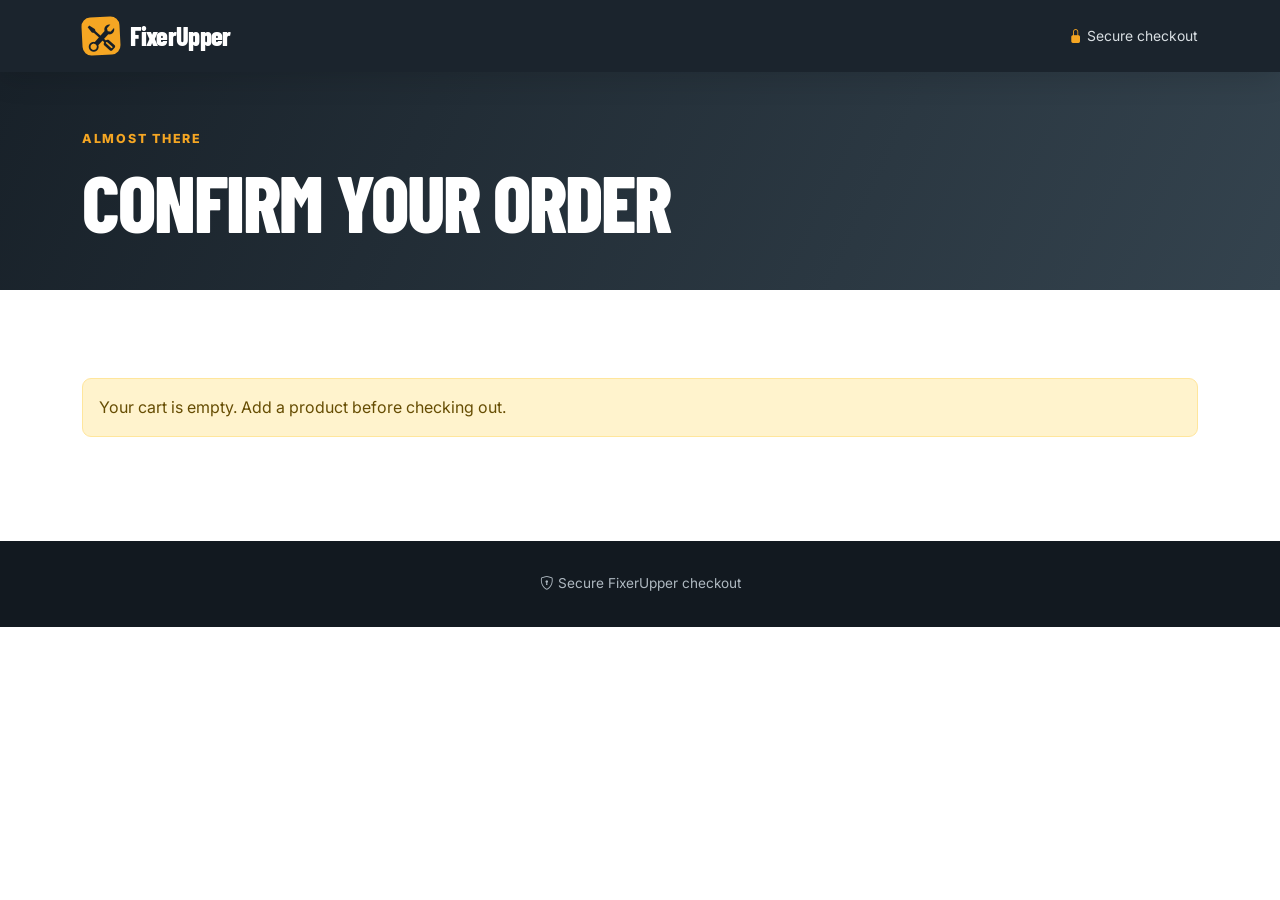
<file: frontend/checkout.html>
<!doctype html>
<html lang="en">
<head><meta charset="utf-8"><meta name="viewport" content="width=device-width, initial-scale=1"><meta name="description" content="Secure FixerUpper checkout."><title>Secure Checkout | FixerUpper</title><link href="https://cdn.jsdelivr.net/npm/bootstrap@5.3.3/dist/css/bootstrap.min.css" rel="stylesheet"><link href="https://cdn.jsdelivr.net/npm/bootstrap-icons@1.11.3/font/bootstrap-icons.min.css" rel="stylesheet"><link href="css/style.css" rel="stylesheet"></head>
<body data-page="checkout">
  <nav class="navbar navbar-expand-lg navbar-dark"><div class="container"><a class="navbar-brand" href="index.html"><span class="brand-mark"><i class="bi bi-tools"></i></span> FixerUpper</a><div class="checkout-secure"><i class="bi bi-lock-fill"></i> Secure checkout</div></div></nav>
  <main><header class="page-hero compact"><div class="container"><span class="eyebrow">Almost there</span><h1>Confirm your order</h1></div></header><section class="section-space"><div class="container"><div id="checkout-loading" class="loading-state"><div class="spinner-border text-warning" role="status"><span class="visually-hidden">Checking your session</span></div><span>Preparing secure checkout…</span></div><div id="checkout-alert"></div><div id="checkout-content" class="row g-4 d-none"><div class="col-lg-7"><div class="checkout-panel"><h2><span>1</span> Shipping details</h2><form id="checkout-form" novalidate><div class="row g-3"><div class="col-md-6"><label class="form-label" for="name">Full name</label><input class="form-control" id="name" name="name" maxlength="100" autocomplete="name" required></div><div class="col-md-6"><label class="form-label" for="email">Email</label><input class="form-control" id="email" name="email" type="email" maxlength="190" autocomplete="email" required></div><div class="col-md-6"><label class="form-label" for="phone">Phone</label><input class="form-control" id="phone" name="phone" type="tel" maxlength="30" autocomplete="tel" required></div><div class="col-md-6"><label class="form-label" for="postal-code">Postal code</label><input class="form-control" id="postal-code" name="postal_code" maxlength="20" autocomplete="postal-code" required></div><div class="col-12"><label class="form-label" for="address">Street address</label><input class="form-control" id="address" name="address" maxlength="255" autocomplete="street-address" required></div><div class="col-12"><label class="form-label" for="city">City</label><input class="form-control" id="city" name="city" maxlength="100" autocomplete="address-level2" required></div></div><div class="checkout-assurance"><i class="bi bi-shield-check"></i><div><strong>Your details are protected</strong><span>Orders are validated securely by the server.</span></div></div><button class="btn btn-warning btn-lg w-100" type="submit" id="place-order-button"><span class="button-label">Confirm order</span><span class="spinner-border spinner-border-sm d-none" aria-hidden="true"></span><i class="bi bi-lock-fill"></i></button></form></div></div><div class="col-lg-5"><aside class="order-summary checkout-summary"><h2>Order summary</h2><div id="checkout-items"></div><hr><div class="summary-row"><span>Subtotal</span><strong id="checkout-subtotal">$0.00</strong></div><div class="summary-row"><span>Shipping</span><strong class="text-success">Free</strong></div><div class="summary-row total"><span>Total</span><strong id="checkout-total">$0.00</strong></div><a href="cart.html" class="continue-link"><i class="bi bi-pencil"></i> Edit cart</a></aside></div></div></div></section></main>
  <footer class="site-footer"><div class="container justify-content-center d-flex"><p class="mb-0"><i class="bi bi-shield-lock"></i> Secure FixerUpper checkout</p></div></footer><div class="toast-container position-fixed bottom-0 end-0 p-3" id="toast-container"></div>
  <script src="https://cdn.jsdelivr.net/npm/bootstrap@5.3.3/dist/js/bootstrap.bundle.min.js"></script><script src="js/config.js"></script><script src="js/common.js"></script><script src="js/cart.js"></script><script src="js/checkout.js"></script>
</body>
</html>
</file>
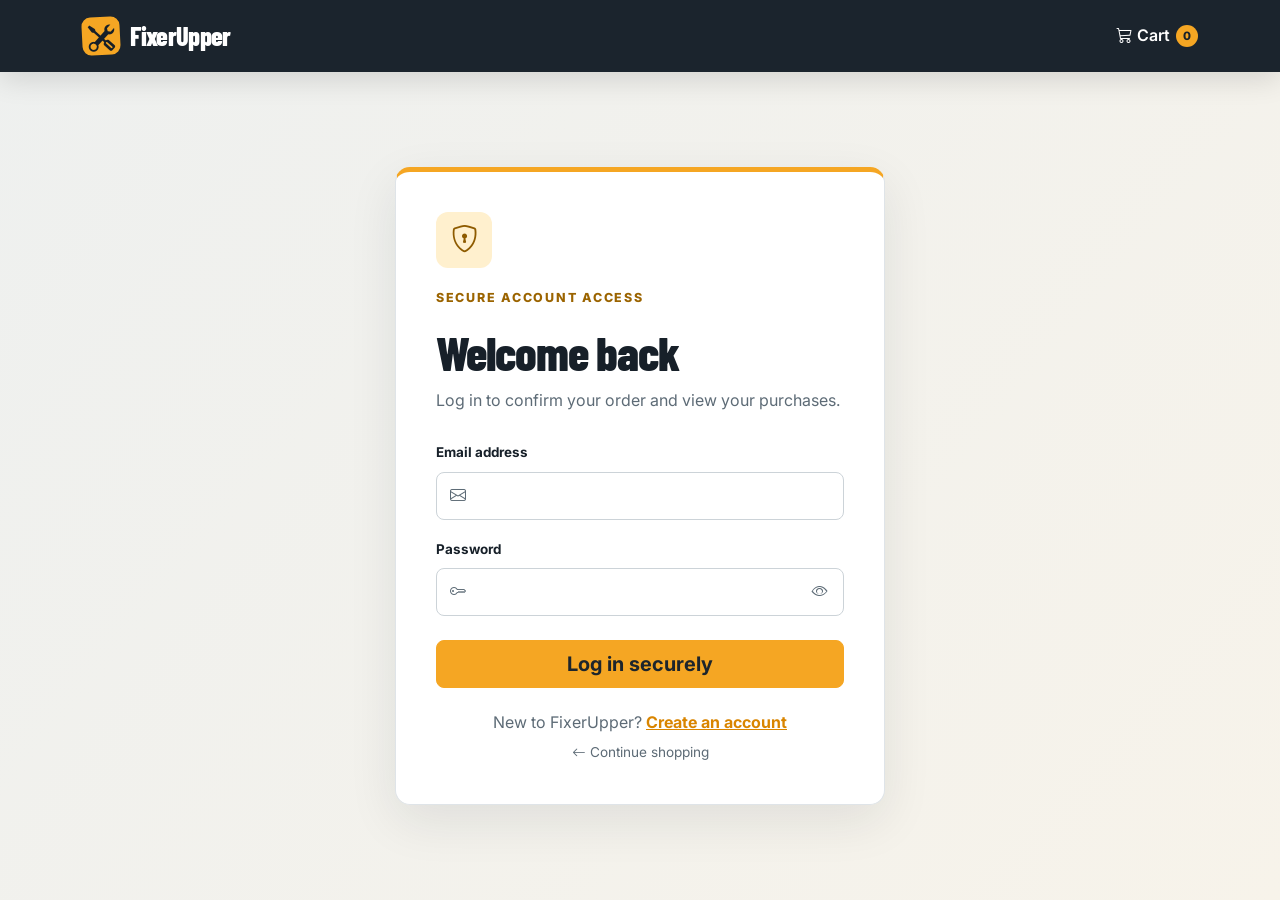
<file: frontend/login.html>
<!doctype html>
<html lang="en">
<head><meta charset="utf-8"><meta name="viewport" content="width=device-width, initial-scale=1"><meta name="description" content="Log in securely to FixerUpper."><title>Login | FixerUpper</title><link href="https://cdn.jsdelivr.net/npm/bootstrap@5.3.3/dist/css/bootstrap.min.css" rel="stylesheet"><link href="https://cdn.jsdelivr.net/npm/bootstrap-icons@1.11.3/font/bootstrap-icons.min.css" rel="stylesheet"><link href="css/style.css" rel="stylesheet"></head>
<body data-page="login" class="auth-page">
  <nav class="navbar navbar-dark"><div class="container"><a class="navbar-brand" href="index.html"><span class="brand-mark"><i class="bi bi-tools"></i></span> FixerUpper</a><a href="cart.html" class="nav-link cart-link text-white"><i class="bi bi-cart3"></i> Cart <span class="cart-count">0</span></a></div></nav>
  <main class="auth-main"><div class="container"><div class="auth-card"><div class="auth-icon"><i class="bi bi-shield-lock"></i></div><span class="eyebrow dark">Secure account access</span><h1>Welcome back</h1><p>Log in to confirm your order and view your purchases.</p><div id="form-alert"></div><form id="login-form" novalidate><div class="mb-3"><label class="form-label" for="email">Email address</label><div class="input-icon"><i class="bi bi-envelope"></i><input class="form-control" id="email" name="email" type="email" autocomplete="email" maxlength="190" required></div><div class="invalid-feedback">Enter a valid email address.</div></div><div class="mb-4"><label class="form-label" for="password">Password</label><div class="input-icon"><i class="bi bi-key"></i><input class="form-control" id="password" name="password" type="password" autocomplete="current-password" required><button class="password-toggle" type="button" data-toggle-password="password" aria-label="Show password"><i class="bi bi-eye"></i></button></div><div class="invalid-feedback">Enter your password.</div></div><button class="btn btn-warning btn-lg w-100" type="submit" id="login-button"><span class="button-label">Log in securely</span><span class="spinner-border spinner-border-sm d-none" aria-hidden="true"></span></button></form><p class="auth-switch">New to FixerUpper? <a id="register-link" href="register.html">Create an account</a></p><a href="products.html" class="back-link"><i class="bi bi-arrow-left"></i> Continue shopping</a></div></div></main>
  <script src="https://cdn.jsdelivr.net/npm/bootstrap@5.3.3/dist/js/bootstrap.bundle.min.js"></script><script src="js/config.js"></script><script src="js/common.js"></script><script src="js/cart.js"></script><script src="js/login.js"></script>
</body>
</html>
</file>
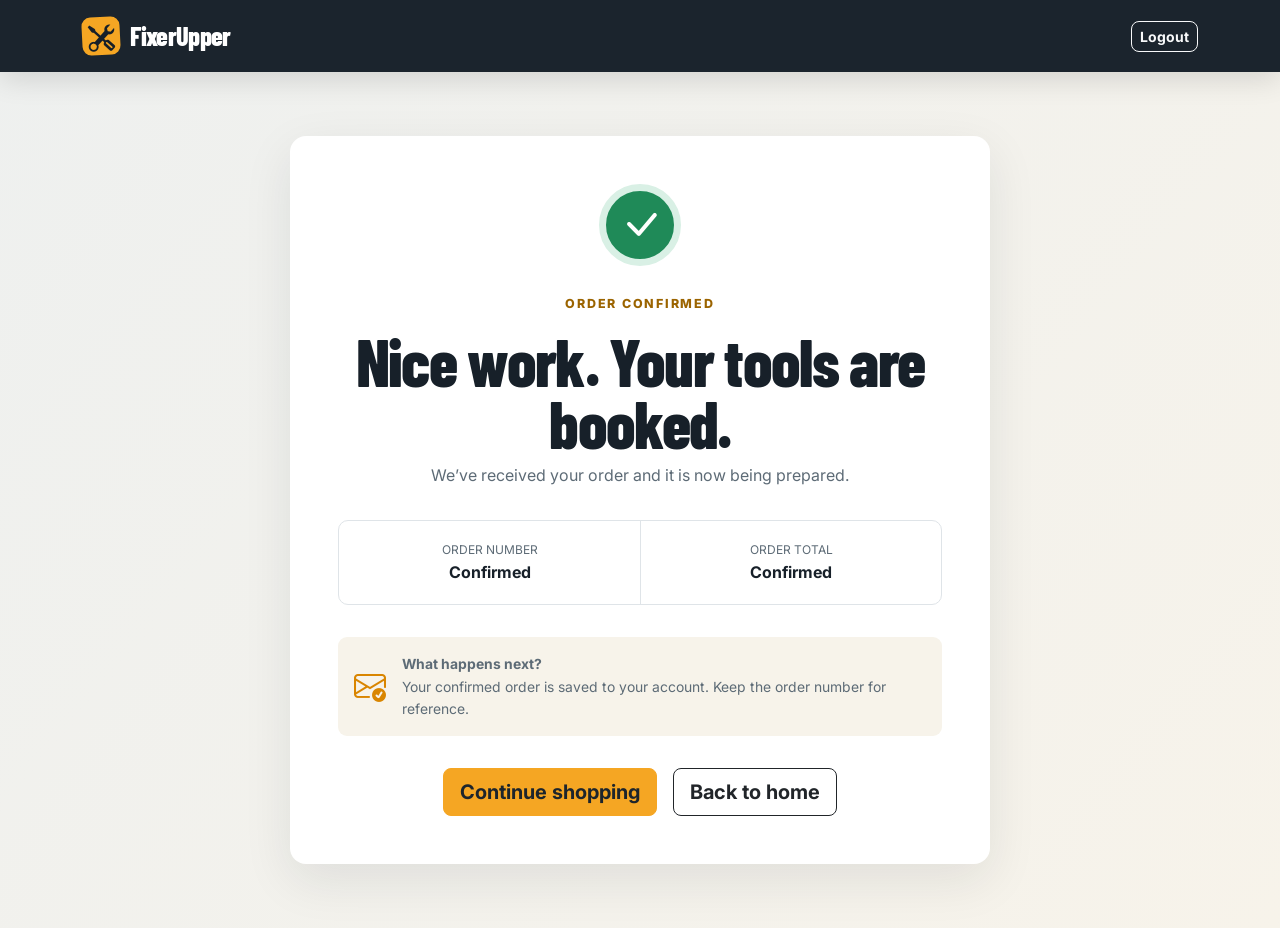
<file: frontend/order-success.html>
<!doctype html>
<html lang="en">
<head><meta charset="utf-8"><meta name="viewport" content="width=device-width, initial-scale=1"><meta name="description" content="Your FixerUpper order is confirmed."><title>Order Confirmed | FixerUpper</title><link href="https://cdn.jsdelivr.net/npm/bootstrap@5.3.3/dist/css/bootstrap.min.css" rel="stylesheet"><link href="https://cdn.jsdelivr.net/npm/bootstrap-icons@1.11.3/font/bootstrap-icons.min.css" rel="stylesheet"><link href="css/style.css" rel="stylesheet"></head>
<body data-page="success" class="success-page">
  <nav class="navbar navbar-dark"><div class="container"><a class="navbar-brand" href="index.html"><span class="brand-mark"><i class="bi bi-tools"></i></span> FixerUpper</a><button class="btn btn-outline-light btn-sm" data-logout>Logout</button></div></nav>
  <main class="success-main"><div class="container"><div class="success-card"><div class="success-check"><i class="bi bi-check-lg"></i></div><span class="eyebrow dark">Order confirmed</span><h1>Nice work. Your tools are booked.</h1><p>We’ve received your order and it is now being prepared.</p><div class="order-confirmation"><div><span>Order number</span><strong id="success-order-number">—</strong></div><div><span>Order total</span><strong id="success-total">—</strong></div></div><div class="success-note"><i class="bi bi-envelope-check"></i><p><strong>What happens next?</strong><br>Your confirmed order is saved to your account. Keep the order number for reference.</p></div><div class="d-flex flex-column flex-sm-row gap-3 justify-content-center"><a href="products.html" class="btn btn-warning btn-lg">Continue shopping</a><a href="index.html" class="btn btn-outline-dark btn-lg">Back to home</a></div></div></div></main>
  <script src="https://cdn.jsdelivr.net/npm/bootstrap@5.3.3/dist/js/bootstrap.bundle.min.js"></script><script src="js/config.js"></script><script src="js/common.js"></script><script src="js/logout.js"></script><script>window.addEventListener('DOMContentLoaded', () => { const saved = JSON.parse(sessionStorage.getItem('fixerupper_last_order') || 'null'); const params = new URLSearchParams(location.search); const number = saved?.order_number || params.get('order'); const total = saved?.total_amount || params.get('total'); document.getElementById('success-order-number').textContent = number || 'Confirmed'; document.getElementById('success-total').textContent = total ? window.FixerUpper.formatCurrency(total) : 'Confirmed'; });</script>
</body>
</html>
</file>
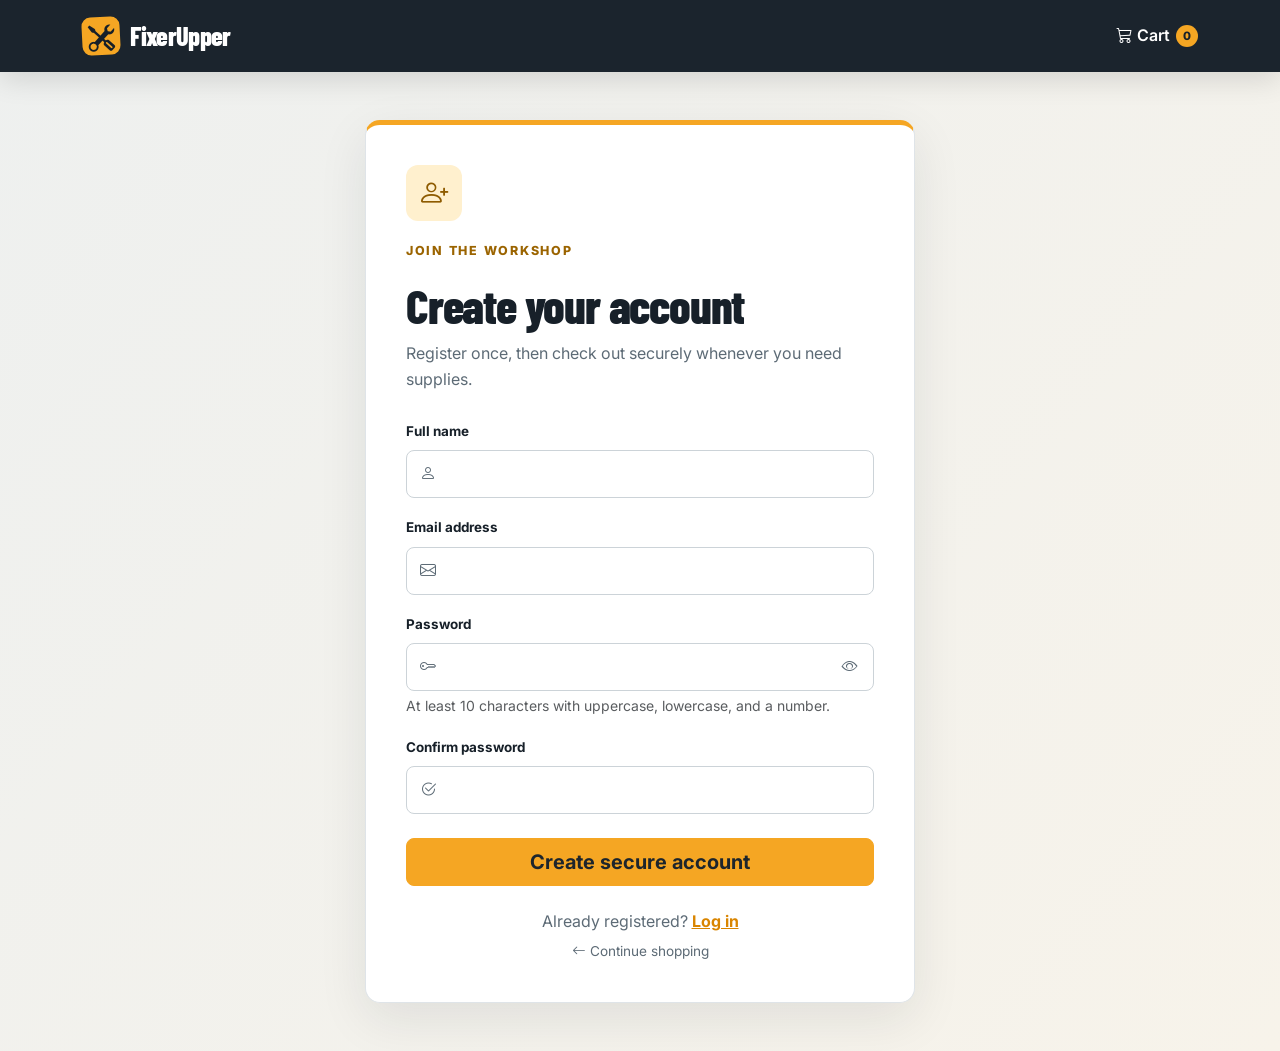
<file: frontend/register.html>
<!doctype html>
<html lang="en">
<head><meta charset="utf-8"><meta name="viewport" content="width=device-width, initial-scale=1"><meta name="description" content="Create your FixerUpper account."><title>Register | FixerUpper</title><link href="https://cdn.jsdelivr.net/npm/bootstrap@5.3.3/dist/css/bootstrap.min.css" rel="stylesheet"><link href="https://cdn.jsdelivr.net/npm/bootstrap-icons@1.11.3/font/bootstrap-icons.min.css" rel="stylesheet"><link href="css/style.css" rel="stylesheet"></head>
<body data-page="register" class="auth-page">
  <nav class="navbar navbar-dark"><div class="container"><a class="navbar-brand" href="index.html"><span class="brand-mark"><i class="bi bi-tools"></i></span> FixerUpper</a><a href="cart.html" class="nav-link cart-link text-white"><i class="bi bi-cart3"></i> Cart <span class="cart-count">0</span></a></div></nav>
  <main class="auth-main"><div class="container"><div class="auth-card wide"><div class="auth-icon"><i class="bi bi-person-plus"></i></div><span class="eyebrow dark">Join the workshop</span><h1>Create your account</h1><p>Register once, then check out securely whenever you need supplies.</p><div id="form-alert"></div><form id="register-form" novalidate><div class="mb-3"><label class="form-label" for="name">Full name</label><div class="input-icon"><i class="bi bi-person"></i><input class="form-control" id="name" name="name" type="text" autocomplete="name" minlength="2" maxlength="100" required></div><div class="invalid-feedback">Enter at least 2 characters.</div></div><div class="mb-3"><label class="form-label" for="email">Email address</label><div class="input-icon"><i class="bi bi-envelope"></i><input class="form-control" id="email" name="email" type="email" autocomplete="email" maxlength="190" required></div><div class="invalid-feedback">Enter a valid email address.</div></div><div class="mb-3"><label class="form-label" for="password">Password</label><div class="input-icon"><i class="bi bi-key"></i><input class="form-control" id="password" name="password" type="password" autocomplete="new-password" minlength="10" maxlength="72" required><button class="password-toggle" type="button" data-toggle-password="password" aria-label="Show password"><i class="bi bi-eye"></i></button></div><div class="form-text">At least 10 characters with uppercase, lowercase, and a number.</div></div><div class="mb-4"><label class="form-label" for="confirm-password">Confirm password</label><div class="input-icon"><i class="bi bi-check2-circle"></i><input class="form-control" id="confirm-password" name="confirm_password" type="password" autocomplete="new-password" required></div><div class="invalid-feedback">Passwords must match.</div></div><button class="btn btn-warning btn-lg w-100" type="submit" id="register-button"><span class="button-label">Create secure account</span><span class="spinner-border spinner-border-sm d-none" aria-hidden="true"></span></button></form><p class="auth-switch">Already registered? <a id="login-link" href="login.html">Log in</a></p><a href="products.html" class="back-link"><i class="bi bi-arrow-left"></i> Continue shopping</a></div></div></main>
  <script src="https://cdn.jsdelivr.net/npm/bootstrap@5.3.3/dist/js/bootstrap.bundle.min.js"></script><script src="js/config.js"></script><script src="js/common.js"></script><script src="js/cart.js"></script><script src="js/register.js"></script>
</body>
</html>
</file>
<file: frontend/css/style.css>
@import url('https://fonts.googleapis.com/css2?family=Barlow+Condensed:wght@600;700;800&family=Inter:wght@400;500;600;700&display=swap');

:root {
  --ink: #172029;
  --ink-soft: #34414d;
  --steel: #5d6b76;
  --orange: #f5a623;
  --orange-dark: #d98500;
  --cream: #f7f3ea;
  --paper: #ffffff;
  --line: #dfe4e8;
  --success: #1f8a58;
  --shadow: 0 16px 50px rgba(23, 32, 41, .09);
}

* { box-sizing: border-box; }
html { scroll-behavior: smooth; }
body {
  color: var(--ink);
  background: var(--paper);
  font-family: Inter, system-ui, -apple-system, BlinkMacSystemFont, "Segoe UI", sans-serif;
  line-height: 1.6;
}
a { color: var(--orange-dark); }
h1, h2, h3, .navbar-brand, .footer-brand {
  font-family: "Barlow Condensed", Impact, sans-serif;
  font-weight: 800;
  letter-spacing: -.025em;
}
.navbar {
  min-height: 72px;
  background: rgba(23, 32, 41, .98);
  box-shadow: 0 8px 28px rgba(0, 0, 0, .12);
}
.navbar-brand { display: flex; align-items: center; gap: .65rem; font-size: 1.65rem; }
.brand-mark {
  display: inline-grid;
  width: 38px;
  height: 38px;
  place-items: center;
  color: var(--ink);
  background: var(--orange);
  border-radius: 9px;
  transform: rotate(-3deg);
}
.navbar .nav-link { color: rgba(255,255,255,.78); font-weight: 600; }
.navbar .nav-link:hover, .navbar .nav-link.active { color: #fff; }
.cart-link { display: inline-flex; align-items: center; gap: .35rem; }
.cart-count {
  display: inline-grid;
  min-width: 22px;
  height: 22px;
  padding: 0 5px;
  place-items: center;
  border-radius: 999px;
  color: var(--ink);
  background: var(--orange);
  font-size: .72rem;
  font-weight: 800;
}
.btn { border-radius: 8px; font-weight: 700; }
.btn-warning { color: #1d252c; background: var(--orange); border-color: var(--orange); }
.btn-warning:hover, .btn-warning:focus { color: #111; background: #ffb83f; border-color: #ffb83f; }
.hero {
  position: relative;
  overflow: hidden;
  color: #fff;
  background:
    radial-gradient(circle at 78% 30%, rgba(245,166,35,.18), transparent 25%),
    linear-gradient(115deg, #111920, #26333d);
}
.hero::before {
  position: absolute;
  inset: 0;
  background-image: linear-gradient(rgba(255,255,255,.025) 1px, transparent 1px), linear-gradient(90deg, rgba(255,255,255,.025) 1px, transparent 1px);
  background-size: 34px 34px;
  content: "";
  mask-image: linear-gradient(to right, #000, transparent);
}
.hero .container { position: relative; z-index: 1; }
.min-vh-75 { min-height: 75vh; }
.eyebrow {
  display: inline-flex;
  align-items: center;
  gap: .45rem;
  margin-bottom: 1rem;
  color: var(--orange);
  font-size: .78rem;
  font-weight: 800;
  letter-spacing: .14em;
  text-transform: uppercase;
}
.eyebrow.dark { color: #9b6400; }
.hero h1 { max-width: 770px; margin-bottom: 1.25rem; font-size: clamp(3.6rem, 8vw, 6.8rem); line-height: .88; text-transform: uppercase; }
.hero h1 span { color: var(--orange); }
.hero .lead { max-width: 650px; margin-bottom: 2rem; color: #c9d1d7; font-size: 1.18rem; }
.hero-trust { display: flex; flex-wrap: wrap; gap: 1.25rem; margin-top: 2.2rem; color: #b9c2c9; font-size: .9rem; }
.hero-trust i { margin-right: .3rem; color: var(--orange); }
.hero-visual {
  position: relative;
  display: grid;
  width: min(100%, 430px);
  aspect-ratio: 1;
  margin-left: auto;
  place-items: center;
  border: 1px solid rgba(255,255,255,.1);
  border-radius: 50%;
  background: radial-gradient(circle, rgba(245,166,35,.18), rgba(255,255,255,.025) 55%, transparent 56%);
}
.hero-tool { color: var(--orange); font-size: 10rem; filter: drop-shadow(0 20px 30px rgba(0,0,0,.28)); transform: rotate(-12deg); }
.tool-orbit { position: absolute; display: grid; width: 64px; height: 64px; place-items: center; border: 1px solid rgba(255,255,255,.12); border-radius: 50%; color: #fff; background: #2d3a44; font-size: 1.7rem; box-shadow: 0 12px 30px rgba(0,0,0,.2); }
.tool-orbit-one { top: 12%; right: 10%; }.tool-orbit-two { bottom: 10%; left: 7%; }
.hero-badge { position: absolute; right: -2%; bottom: 16%; display: flex; flex-direction: column; padding: .8rem 1rem; border-left: 4px solid var(--orange); background: #fff; color: var(--ink); box-shadow: var(--shadow); }
.hero-badge strong { font: 800 2rem/1 "Barlow Condensed", sans-serif; }.hero-badge span { color: var(--steel); font-size: .72rem; }
.benefits { border-bottom: 1px solid var(--line); background: #fff; }
.benefit { display: flex; align-items: center; gap: 1rem; }
.benefit > i { color: var(--orange-dark); font-size: 1.8rem; }
.benefit div { display: flex; flex-direction: column; }.benefit span { color: var(--steel); font-size: .84rem; }
.section-space { padding: 5.5rem 0; }
.bg-soft { background: var(--cream); }
.section-heading { margin-bottom: 2.2rem; }
.section-heading h2 { margin: 0; font-size: clamp(2.5rem, 5vw, 3.8rem); text-transform: uppercase; }
.section-heading p { margin: .35rem 0 0; color: var(--steel); }
.link-arrow { align-items: center; gap: .4rem; color: var(--ink); font-weight: 800; text-decoration: none; }
.product-card { height: 100%; overflow: hidden; border: 1px solid var(--line); border-radius: 14px; background: #fff; box-shadow: 0 8px 30px rgba(23,32,41,.045); transition: transform .2s ease, box-shadow .2s ease; }
.product-card:hover { box-shadow: var(--shadow); transform: translateY(-5px); }
.product-image-wrap { position: relative; display: grid; aspect-ratio: 4/3; place-items: center; overflow: hidden; background: linear-gradient(145deg, #f7f8f8, #e9edef); }
.product-image { width: 82%; height: 82%; object-fit: contain; transition: transform .25s ease; }
.product-card:hover .product-image { transform: scale(1.04) rotate(-1deg); }
.product-badge { position: absolute; top: .8rem; left: .8rem; padding: .25rem .55rem; border-radius: 5px; color: var(--ink); background: var(--orange); font-size: .7rem; font-weight: 800; text-transform: uppercase; }
.stock-badge { position: absolute; right: .8rem; bottom: .8rem; padding: .25rem .55rem; border-radius: 5px; color: #fff; background: rgba(23,32,41,.82); font-size: .7rem; }
.product-body { display: flex; min-height: 220px; flex-direction: column; padding: 1.25rem; }
.product-body h3 { margin-bottom: .45rem; font-size: 1.55rem; }
.product-description { display: -webkit-box; overflow: hidden; margin-bottom: 1.2rem; color: var(--steel); font-size: .9rem; -webkit-box-orient: vertical; -webkit-line-clamp: 3; }
.product-bottom { display: flex; align-items: center; justify-content: space-between; gap: 1rem; margin-top: auto; }
.product-price { font: 800 1.6rem "Barlow Condensed", sans-serif; }
.product-price sup { font: 600 .75rem Inter, sans-serif; }
.loading-state { display: flex; min-height: 190px; align-items: center; justify-content: center; gap: .8rem; color: var(--steel); }
.cta-band { color: #fff; background: var(--orange-dark); }
.cta-inner { display: flex; align-items: center; justify-content: space-between; gap: 2rem; padding: 4rem 0; }
.cta-inner .eyebrow { color: #fff2d7; }.cta-inner h2 { max-width: 700px; margin: 0; font-size: clamp(2.4rem, 5vw, 4.2rem); line-height: .95; text-transform: uppercase; }
.site-footer { padding: 2rem 0; color: #aeb8c0; background: #121920; font-size: .85rem; }
.footer-brand { display: inline-flex; align-items: center; gap: .5rem; color: #fff; font-size: 1.35rem; text-decoration: none; }
.footer-brand i { color: var(--orange); }.footer-links { display: flex; gap: 1.2rem; }.footer-links a { color: #c7ced3; text-decoration: none; }
.page-hero { padding: 5rem 0 4.5rem; color: #fff; background: linear-gradient(115deg, #182129, #34434e); }
.page-hero.compact { padding: 3.3rem 0; }
.page-hero h1 { margin: 0; font-size: clamp(3rem, 7vw, 5rem); line-height: .9; text-transform: uppercase; }
.page-hero p { max-width: 620px; margin: 1rem 0 0; color: #cbd2d7; }
.shop-toolbar { display: flex; align-items: center; justify-content: space-between; gap: 1.5rem; margin-bottom: 2rem; }
.shop-toolbar > div:first-child { display: flex; flex-direction: column; }.shop-toolbar span { color: var(--steel); font-size: .85rem; }
.search-box { position: relative; width: min(100%, 350px); }.search-box i { position: absolute; top: 50%; left: 1rem; color: var(--steel); transform: translateY(-50%); }.search-box input { width: 100%; padding: .8rem 1rem .8rem 2.7rem; border: 1px solid var(--line); border-radius: 9px; outline: none; }.search-box input:focus { border-color: var(--orange); box-shadow: 0 0 0 .25rem rgba(245,166,35,.16); }
.empty-state { padding: 5rem 1rem; text-align: center; }.empty-state > i { color: var(--orange-dark); font-size: 4rem; }.empty-state h2 { margin-top: .8rem; font-size: 2.3rem; }.empty-state p { color: var(--steel); }
.cart-panel, .checkout-panel, .order-summary { border: 1px solid var(--line); border-radius: 14px; background: #fff; box-shadow: var(--shadow); }
.cart-panel { overflow: hidden; }.cart-panel-head { display: flex; align-items: center; justify-content: space-between; padding: 1.35rem 1.5rem; border-bottom: 1px solid var(--line); }.cart-panel h2, .order-summary h2, .checkout-panel h2 { margin: 0; font-size: 1.7rem; }
.cart-item { display: grid; grid-template-columns: 110px 1fr auto; align-items: center; gap: 1.2rem; padding: 1.4rem 1.5rem; border-bottom: 1px solid var(--line); }.cart-item:last-child { border-bottom: 0; }
.cart-item-image { display: grid; width: 110px; height: 90px; place-items: center; border-radius: 9px; background: #eff2f3; }.cart-item-image img { width: 85%; height: 85%; object-fit: contain; }
.cart-item-info h3 { margin-bottom: .2rem; font: 800 1.3rem "Barlow Condensed", sans-serif; }.cart-item-info p { margin: 0 0 .7rem; color: var(--steel); font-size: .82rem; }
.quantity-control { display: inline-flex; align-items: center; overflow: hidden; border: 1px solid var(--line); border-radius: 7px; }.quantity-control button { width: 32px; height: 32px; border: 0; background: #f4f6f7; font-weight: 800; }.quantity-control input { width: 44px; height: 32px; border: 0; border-inline: 1px solid var(--line); text-align: center; font-weight: 700; -moz-appearance: textfield; }.quantity-control input::-webkit-inner-spin-button { appearance: none; }
.cart-item-price { text-align: right; }.cart-item-price strong { display: block; margin-bottom: .8rem; font-size: 1.05rem; }.remove-item { border: 0; color: #b23535; background: transparent; font-size: .83rem; }
.order-summary { position: sticky; top: 95px; padding: 1.6rem; }.order-summary h2 { margin-bottom: 1.4rem; }.summary-row { display: flex; justify-content: space-between; padding: .45rem 0; }.summary-row.total { font-size: 1.3rem; }.summary-note { display: flex; gap: .6rem; margin: 1.2rem 0; padding: .8rem; border-radius: 8px; color: var(--steel); background: var(--cream); font-size: .8rem; }.summary-note i { color: var(--success); }.continue-link { display: block; margin-top: 1rem; color: var(--ink); font-size: .85rem; font-weight: 700; text-align: center; text-decoration: none; }
.auth-page { min-height: 100vh; background: linear-gradient(130deg, #eef0ef, var(--cream)); }.auth-main { display: grid; min-height: calc(100vh - 72px); padding: 3rem 0; place-items: center; }.auth-card { width: min(100%, 490px); margin: auto; padding: 2.5rem; border: 1px solid var(--line); border-top: 5px solid var(--orange); border-radius: 15px; background: #fff; box-shadow: var(--shadow); }.auth-card.wide { width: min(100%, 550px); }.auth-card h1 { margin-bottom: .4rem; font-size: 3rem; }.auth-card > p { margin-bottom: 1.6rem; color: var(--steel); }.auth-icon { display: grid; width: 56px; height: 56px; margin-bottom: 1rem; place-items: center; border-radius: 12px; color: #8e5b00; background: #fff0ce; font-size: 1.7rem; }.form-label { font-size: .84rem; font-weight: 700; }.form-control { min-height: 48px; border-color: #ccd3d8; border-radius: 8px; }.form-control:focus { border-color: var(--orange); box-shadow: 0 0 0 .25rem rgba(245,166,35,.15); }.input-icon { position: relative; }.input-icon > i { position: absolute; top: 50%; left: .9rem; z-index: 2; color: var(--steel); transform: translateY(-50%); }.input-icon .form-control { padding-left: 2.55rem; }.password-toggle { position: absolute; top: 50%; right: .65rem; border: 0; color: var(--steel); background: transparent; transform: translateY(-50%); }.auth-switch { margin: 1.4rem 0 .4rem !important; text-align: center; }.auth-switch a { font-weight: 700; }.back-link { display: block; color: var(--steel); font-size: .85rem; text-align: center; text-decoration: none; }
.checkout-secure { color: #d8dee2; font-size: .87rem; }.checkout-secure i { color: var(--orange); }.checkout-panel { padding: 1.8rem; }.checkout-panel h2 { display: flex; align-items: center; gap: .75rem; margin-bottom: 1.6rem; }.checkout-panel h2 span { display: grid; width: 30px; height: 30px; place-items: center; border-radius: 50%; color: var(--ink); background: var(--orange); font: 800 1rem Inter, sans-serif; }
.checkout-assurance { display: flex; align-items: center; gap: .8rem; margin: 1.5rem 0; padding: 1rem; border: 1px solid #cce8da; border-radius: 9px; background: #f1faf5; }.checkout-assurance i { color: var(--success); font-size: 1.5rem; }.checkout-assurance div { display: flex; flex-direction: column; }.checkout-assurance span { color: var(--steel); font-size: .8rem; }
.checkout-item { display: grid; grid-template-columns: 58px 1fr auto; align-items: center; gap: .75rem; padding: .7rem 0; }.checkout-item img { width: 58px; height: 52px; padding: .2rem; border-radius: 6px; background: #eef1f2; object-fit: contain; }.checkout-item div { display: flex; flex-direction: column; }.checkout-item span { color: var(--steel); font-size: .75rem; }
.success-page { min-height: 100vh; background: linear-gradient(130deg, #eef0ef, var(--cream)); }.success-main { display: grid; min-height: calc(100vh - 72px); padding: 4rem 0; place-items: center; }.success-card { width: min(100%, 700px); margin: auto; padding: 3rem; border-radius: 16px; background: #fff; box-shadow: var(--shadow); text-align: center; }.success-check { display: grid; width: 82px; height: 82px; margin: 0 auto 1.5rem; place-items: center; border: 7px solid #d9f0e5; border-radius: 50%; color: #fff; background: var(--success); font-size: 2.7rem; }.success-card h1 { font-size: clamp(2.6rem, 6vw, 4.1rem); line-height: .95; }.success-card > p { color: var(--steel); }.order-confirmation { display: grid; grid-template-columns: 1fr 1fr; margin: 2rem 0; border: 1px solid var(--line); border-radius: 10px; }.order-confirmation div { display: flex; flex-direction: column; padding: 1.2rem; }.order-confirmation div + div { border-left: 1px solid var(--line); }.order-confirmation span { color: var(--steel); font-size: .75rem; text-transform: uppercase; }.success-note { display: flex; align-items: center; gap: 1rem; margin-bottom: 2rem; padding: 1rem; border-radius: 9px; background: var(--cream); text-align: left; }.success-note i { color: var(--orange-dark); font-size: 2rem; }.success-note p { margin: 0; color: var(--steel); font-size: .87rem; }
.alert { border-radius: 9px; }.toast { border: 0; box-shadow: var(--shadow); }.toast-header i { color: var(--orange-dark); }

@media (max-width: 991.98px) {
  .navbar-collapse { padding: 1rem 0; }
  .benefit { justify-content: center; }
  .order-summary { position: static; }
}
@media (max-width: 767.98px) {
  .section-space { padding: 3.5rem 0; }
  .hero { text-align: center; }.hero .lead { margin-inline: auto; }.hero .d-flex, .hero-trust { justify-content: center; }
  .benefit { justify-content: flex-start; padding: .5rem 0; }
  .cta-inner, .shop-toolbar { align-items: stretch; flex-direction: column; }.search-box { width: 100%; }
  .cart-item { grid-template-columns: 82px 1fr; }.cart-item-image { width: 82px; height: 74px; }.cart-item-price { grid-column: 2; display: flex; align-items: center; justify-content: space-between; text-align: left; }.cart-item-price strong { margin: 0; }
  .auth-card, .success-card { padding: 1.6rem; }
}
@media (max-width: 480px) {
  .hero h1 { font-size: 3.4rem; }
  .order-confirmation { grid-template-columns: 1fr; }.order-confirmation div + div { border-top: 1px solid var(--line); border-left: 0; }
}
</file>
